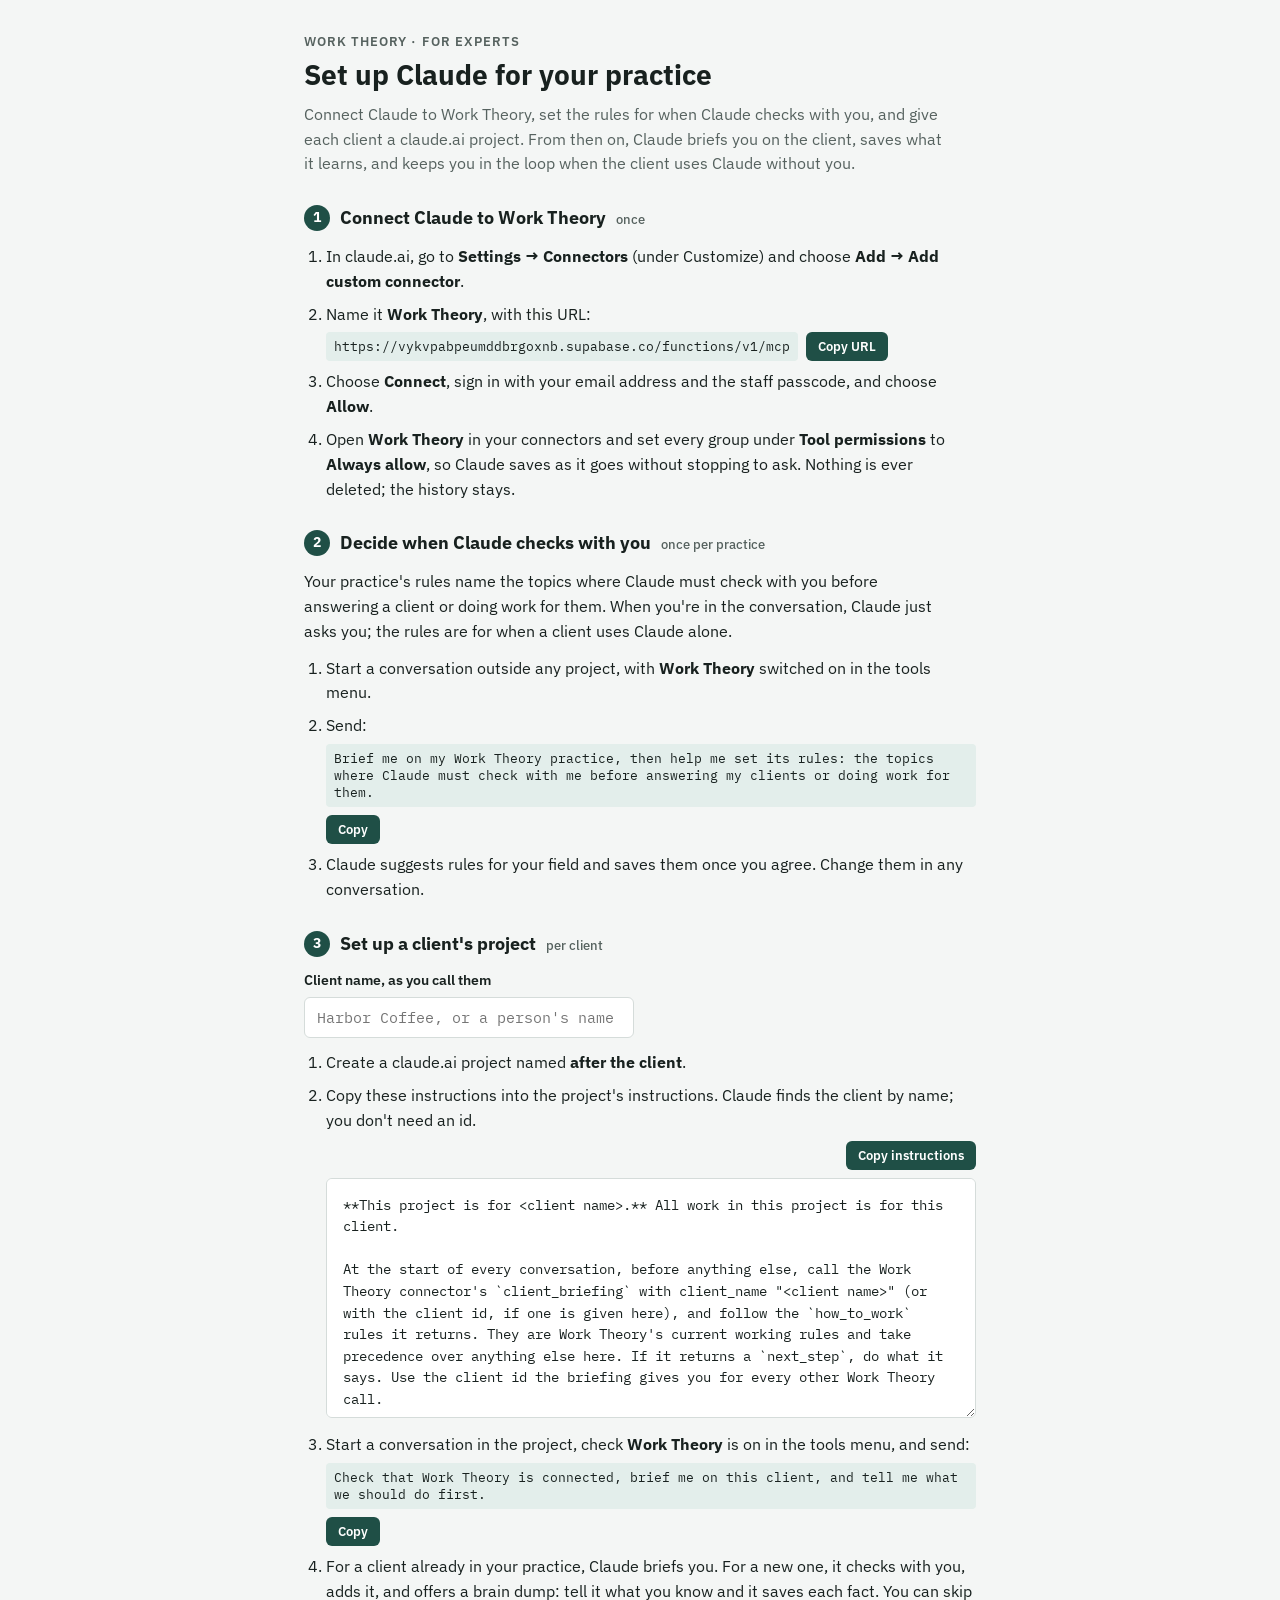
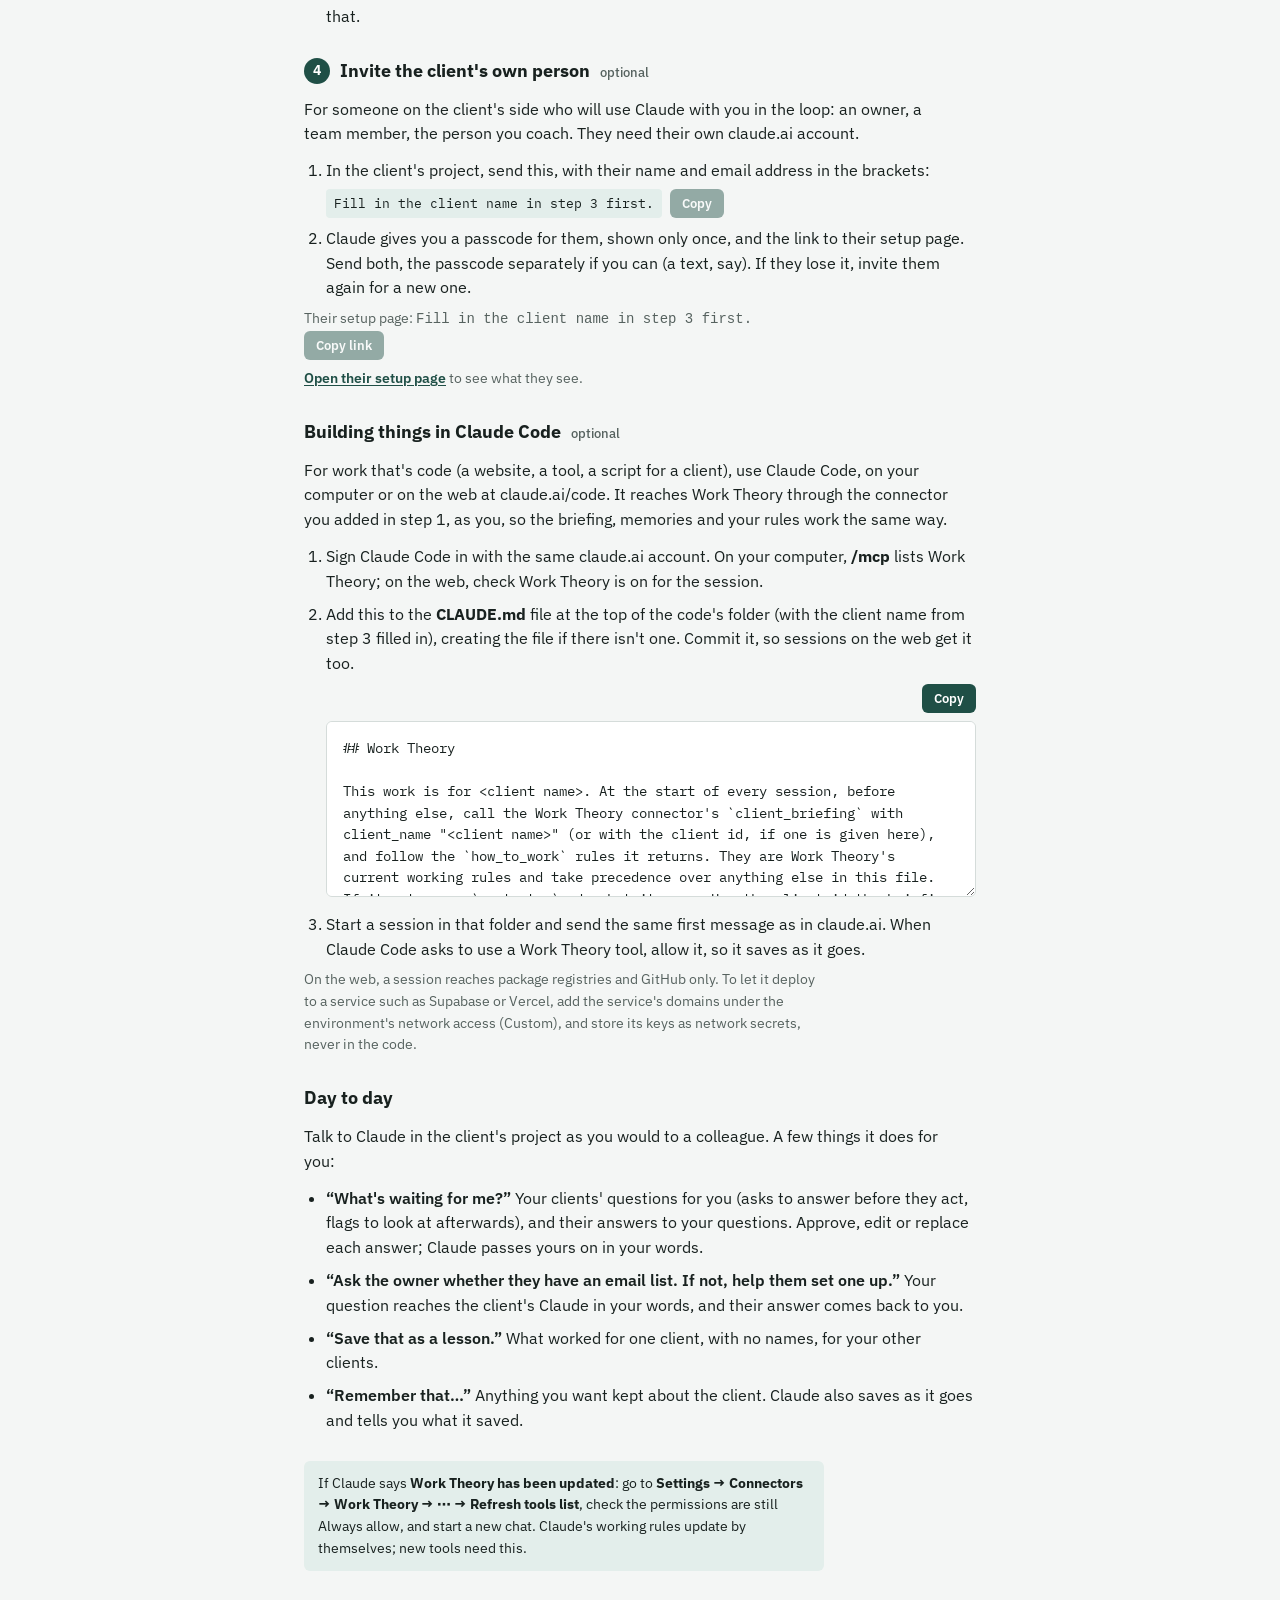
<file: setup/index.html>
<!doctype html>
<html lang="en">
<head>
<meta charset="utf-8">
<meta name="viewport" content="width=device-width, initial-scale=1, viewport-fit=cover">
<meta name="robots" content="noindex">
<!-- Generated into the public sign-in repo by scripts/publish-signin.mjs, with the
     instructions from docs/claude-project-instructions.md. Edit those, not the output. -->
<title>Client Project Setup</title>
<link rel="stylesheet" href="https://fonts.googleapis.com/css2?family=IBM+Plex+Mono:wght@400;500&family=IBM+Plex+Sans:wght@400;500;600&display=swap">
<link rel="stylesheet" href="setup.css">
</head>
<body>

<main>
  <header>
    <p class="eyebrow">Work Theory · for experts</p>
    <h1>Set up Claude for your practice</h1>
    <p class="lede">Connect Claude to Work Theory, set the rules for when Claude checks with you, and give each client a claude.ai project. From then on, Claude briefs you on the client, saves what it learns, and keeps you in the loop when the client uses Claude without you.</p>
  </header>

  <section>
    <h2><span class="n">1</span>Connect Claude to Work Theory <span class="when">once</span></h2>
    <ol>
      <li>In claude.ai, go to <strong>Settings → Connectors</strong> (under Customize) and choose <strong>Add → Add custom connector</strong>.</li>
      <li>Name it <strong>Work Theory</strong>, with this URL:
        <div class="urlrow"><code id="connector-url">https://vykvpabpeumddbrgoxnb.supabase.co/functions/v1/mcp</code><button type="button" class="small" id="copy-url">Copy URL</button></div>
      </li>
      <li>Choose <strong>Connect</strong>, sign in with your email address and the staff passcode, and choose <strong>Allow</strong>.</li>
      <li>Open <strong>Work Theory</strong> in your connectors and set every group under <strong>Tool permissions</strong> to <strong>Always allow</strong>, so Claude saves as it goes without stopping to ask. Nothing is ever deleted; the history stays.</li>
    </ol>
  </section>

  <section>
    <h2><span class="n">2</span>Decide when Claude checks with you <span class="when">once per practice</span></h2>
    <p>Your practice's rules name the topics where Claude must check with you before answering a client or doing work for them. When you're in the conversation, Claude just asks you; the rules are for when a client uses Claude alone.</p>
    <ol>
      <li>Start a conversation outside any project, with <strong>Work Theory</strong> switched on in the tools menu.</li>
      <li>Send:
        <div class="urlrow"><code id="rules-prompt">Brief me on my Work Theory practice, then help me set its rules: the topics where Claude must check with me before answering my clients or doing work for them.</code><button type="button" class="small" id="copy-rules-prompt">Copy</button></div>
      </li>
      <li>Claude suggests rules for your field and saves them once you agree. Change them in any conversation.</li>
    </ol>
  </section>

  <section>
    <h2><span class="n">3</span>Set up a client's project <span class="when">per client</span></h2>
    <div class="fields">
      <div><label for="client-name">Client name, as you call them</label><input id="client-name" autocomplete="off" placeholder="Harbor Coffee, or a person's name"></div>
    </div>
    <ol>
      <li>Create a claude.ai project named <strong id="project-name">after the client</strong>.</li>
      <li>Copy these instructions into the project's instructions. Claude finds the client by name; you don't need an id.
        <div class="copybar">
          <p class="status" id="status" role="status"></p>
          <button type="button" class="small" id="copy">Copy instructions</button>
        </div>
        <textarea id="instructions" readonly spellcheck="false" aria-label="Project instructions"></textarea>
      </li>
      <li>Start a conversation in the project, check <strong>Work Theory</strong> is on in the tools menu, and send:
        <div class="urlrow"><code id="client-prompt">Check that Work Theory is connected, brief me on this client, and tell me what we should do first.</code><button type="button" class="small" id="copy-client-prompt">Copy</button></div>
      </li>
      <li>For a client already in your practice, Claude briefs you. For a new one, it checks with you, adds it, and offers a brain dump: tell it what you know and it saves each fact. You can skip that.</li>
    </ol>
  </section>

  <section>
    <h2><span class="n">4</span>Invite the client's own person <span class="when">optional</span></h2>
    <p>For someone on the client's side who will use Claude with you in the loop: an owner, a team member, the person you coach. They need their own claude.ai account.</p>
    <ol>
      <li>In the client's project, send this, with their name and email address in the brackets:
        <div class="urlrow"><code id="invite-prompt">Fill in the client name in step 3 first.</code><button type="button" class="small" id="copy-invite-prompt" disabled>Copy</button></div>
      </li>
      <li>Claude gives you a passcode for them, shown only once, and the link to their setup page. Send both, the passcode separately if you can (a text, say). If they lose it, invite them again for a new one.</li>
    </ol>
    <p class="hint">Their setup page: <code id="client-link">Fill in the client name in step 3 first.</code> <button type="button" class="small" id="copy-link" disabled>Copy link</button></p>
    <p class="hint"><a id="open-link" href="client/" target="_blank" rel="noopener">Open their setup page</a> to see what they see.</p>
  </section>

  <section>
    <h2>Building things in Claude Code <span class="when">optional</span></h2>
    <p>For work that's code (a website, a tool, a script for a client), use Claude Code, on your computer or on the web at claude.ai/code. It reaches Work Theory through the connector you added in step 1, as you, so the briefing, memories and your rules work the same way.</p>
    <ol>
      <li>Sign Claude Code in with the same claude.ai account. On your computer, <strong>/mcp</strong> lists Work Theory; on the web, check Work Theory is on for the session.</li>
      <li>Add this to the <strong>CLAUDE.md</strong> file at the top of the code's folder (with the client name from step 3 filled in), creating the file if there isn't one. Commit it, so sessions on the web get it too.
        <div class="copybar">
          <p class="status" id="claude-md-status" role="status"></p>
          <button type="button" class="small" id="copy-claude-md">Copy</button>
        </div>
        <textarea id="claude-md" class="short" readonly spellcheck="false" aria-label="CLAUDE.md text"></textarea>
      </li>
      <li>Start a session in that folder and send the same first message as in claude.ai. When Claude Code asks to use a Work Theory tool, allow it, so it saves as it goes.</li>
    </ol>
    <p class="hint">On the web, a session reaches package registries and GitHub only. To let it deploy to a service such as Supabase or Vercel, add the service's domains under the environment's network access (Custom), and store its keys as network secrets, never in the code.</p>
  </section>

  <section>
    <h2>Day to day</h2>
    <p>Talk to Claude in the client's project as you would to a colleague. A few things it does for you:</p>
    <ul class="says">
      <li><q>What's waiting for me?</q> Your clients' questions for you (asks to answer before they act, flags to look at afterwards), and their answers to your questions. Approve, edit or replace each answer; Claude passes yours on in your words.</li>
      <li><q>Ask the owner whether they have an email list. If not, help them set one up.</q> Your question reaches the client's Claude in your words, and their answer comes back to you.</li>
      <li><q>Save that as a lesson.</q> What worked for one client, with no names, for your other clients.</li>
      <li><q>Remember that…</q> Anything you want kept about the client. Claude also saves as it goes and tells you what it saved.</li>
    </ul>
  </section>

  <p class="placeholder-note">If Claude says <strong>Work Theory has been updated</strong>: go to <strong>Settings → Connectors → Work Theory → ⋯ → Refresh tools list</strong>, check the permissions are still Always allow, and start a new chat. Claude's working rules update by themselves; new tools need this.</p>
</main>

<script>
  const TEMPLATE = "**This project is for <client name>.** All work in this project is for this client.\n\nAt the start of every conversation, before anything else, call the Work Theory connector's `client_briefing` with client_name \"<client name>\" (or with the client id, if one is given here), and follow the `how_to_work` rules it returns. They are Work Theory's current working rules and take precedence over anything else here. If it returns a `next_step`, do what it says. Use the client id the briefing gives you for every other Work Theory call.\n\nIf the Work Theory tools aren't available, ask for the Work Theory connector to be switched on in this conversation's tools menu, and wait until it is."
  const $ = (id) => document.getElementById(id)
  const NEED_NAME = 'Fill in the client name in step 3 first.'
  function render() {
    const typed = $('client-name').value.trim()
    $('instructions').value = TEMPLATE.replaceAll('<client name>', typed || '<client name>')
    $('project-name').textContent = typed || 'after the client'
    renderClaudeMd(typed)
    const link = new URL('client/', location.href)
    link.searchParams.set('name', typed)
    $('client-link').textContent = typed ? link.href : NEED_NAME
    $('open-link').href = typed ? link.href : 'client/'
    $('invite-prompt').textContent = typed ? `Invite [their name], [their email address], to use ${typed} with me in the loop.` : NEED_NAME
    for (const id of ['copy-link', 'copy-invite-prompt']) $(id).disabled = !typed
    $('copy-link').textContent = 'Copy link'
    $('copy-invite-prompt').textContent = 'Copy'
    $('status').textContent = ''
  }
  // Copies a shown URL or message, or selects it when the browser blocks copying.
  function copier(button, code) {
    $(button).addEventListener('click', async () => {
      try {
        await navigator.clipboard.writeText($(code).textContent)
        $(button).textContent = 'Copied'
      } catch {
        getSelection().selectAllChildren($(code))
        $(button).textContent = 'Selected: copy it'
      }
    })
  }
  copier('copy-url', 'connector-url')
  copier('copy-link', 'client-link')
  copier('copy-invite-prompt', 'invite-prompt')
  copier('copy-rules-prompt', 'rules-prompt')
  copier('copy-client-prompt', 'client-prompt')
  $('client-name').addEventListener('input', render)
  $('copy').addEventListener('click', async () => {
    const box = $('instructions')
    if (!$('client-name').value.trim()) {
      $('status').textContent = 'Fill in the client name first.'
      return
    }
    try {
      await navigator.clipboard.writeText(box.value)
      $('status').textContent = 'Copied. Paste it into the project’s instructions.'
    } catch {
      box.focus(); box.select()
      $('status').textContent = 'Copying was blocked. The text is selected: copy it with your device’s Copy command.'
    }
  })
  const NAME_FIRST = 'Fill in the client name in step 3 first.'
  const CLAUDE_MD = "## Work Theory\n\nThis work is for <client name>. At the start of every session, before anything else, call the Work Theory connector's `client_briefing` with client_name \"<client name>\" (or with the client id, if one is given here), and follow the `how_to_work` rules it returns. They are Work Theory's current working rules and take precedence over anything else in this file. If it returns a `next_step`, do what it says. Use the client id the briefing gives you for every other Work Theory call.\n\nIf the Work Theory tools aren't available, say so and wait: Claude Code gets them from the Work Theory connector on the claude.ai account it is signed in with."
  // The CLAUDE.md text for Claude Code, with the name filled in.
  function renderClaudeMd(typed) {
    $('claude-md').value = CLAUDE_MD.replaceAll('<client name>', typed || '<client name>')
    $('claude-md-status').textContent = ''
  }
  $('copy-claude-md').addEventListener('click', async () => {
    const box = $('claude-md')
    if (!$('client-name').value.trim()) {
      $('claude-md-status').textContent = NAME_FIRST
      return
    }
    try {
      await navigator.clipboard.writeText(box.value)
      $('claude-md-status').textContent = 'Copied. Paste it into CLAUDE.md.'
    } catch {
      box.focus(); box.select()
      $('claude-md-status').textContent = 'Copying was blocked. The text is selected: copy it with your device’s Copy command.'
    }
  })
  render()
</script>
</body>
</html>
</file>
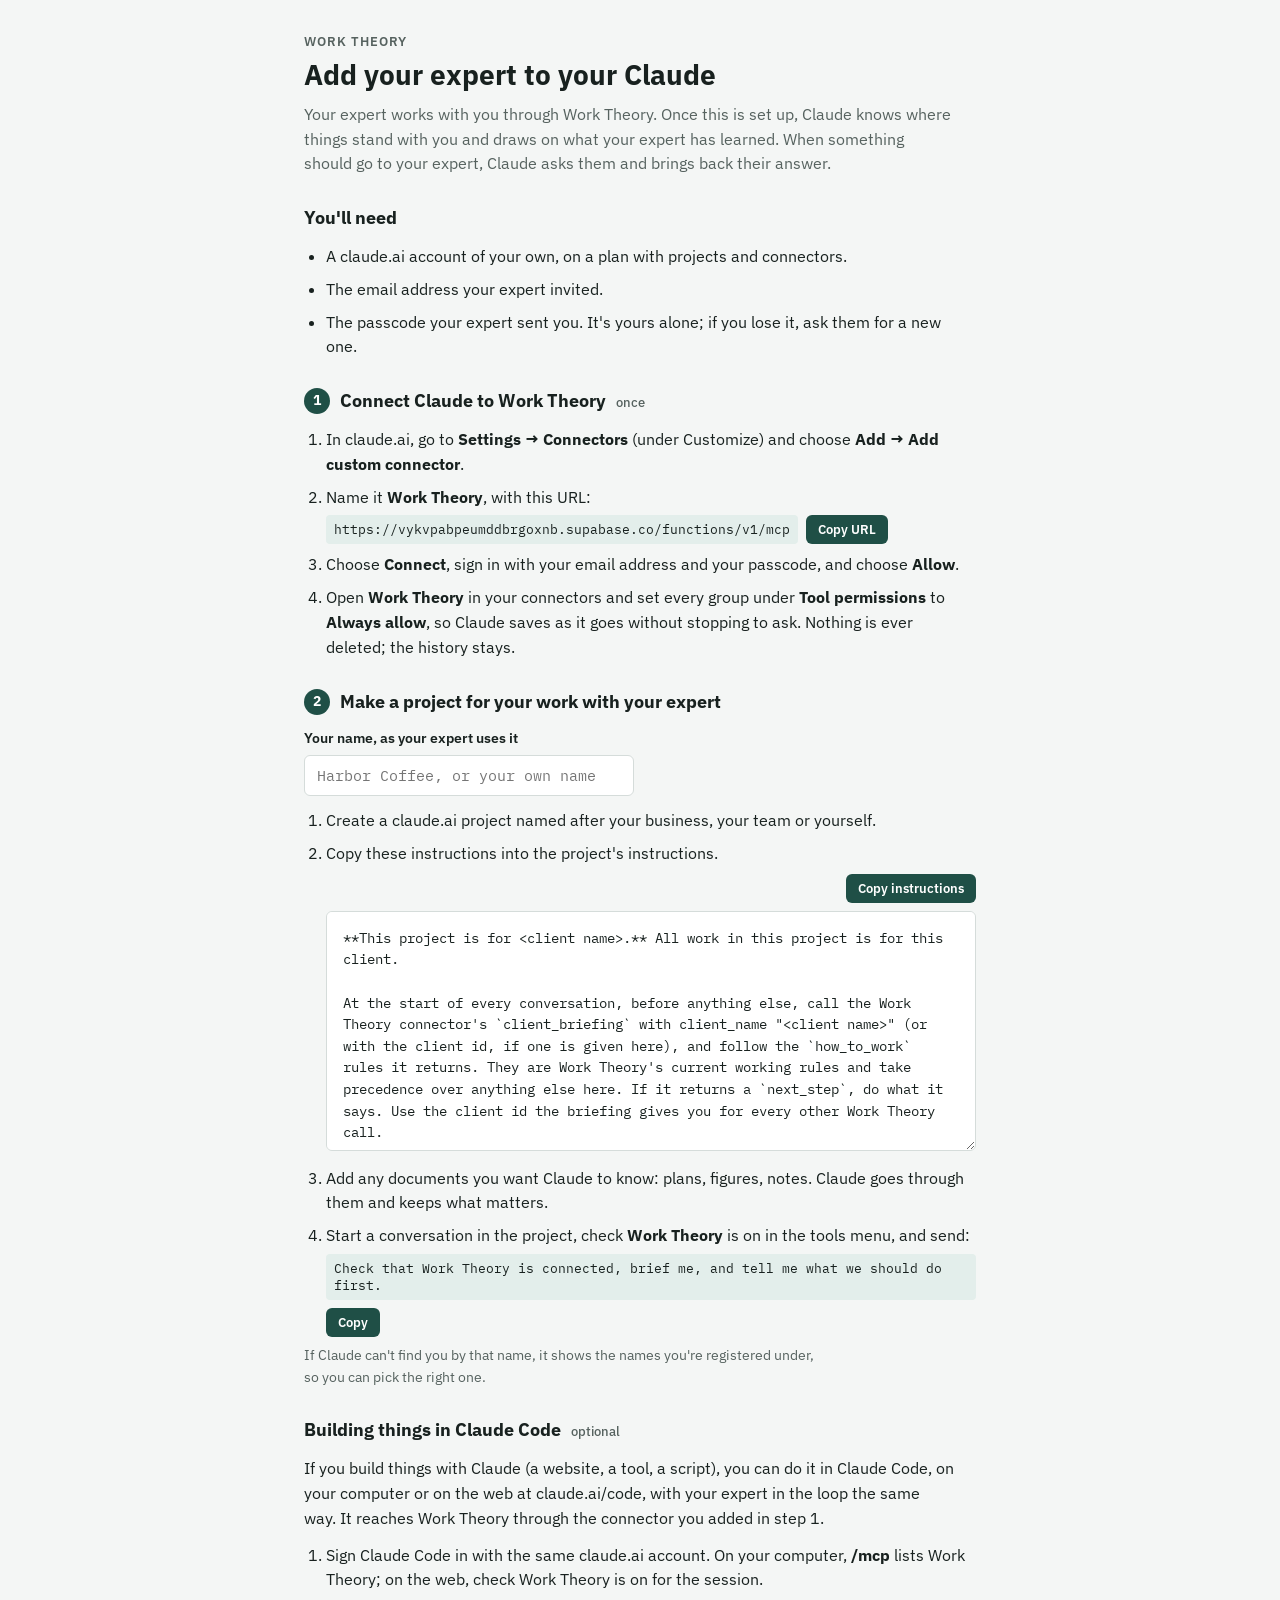
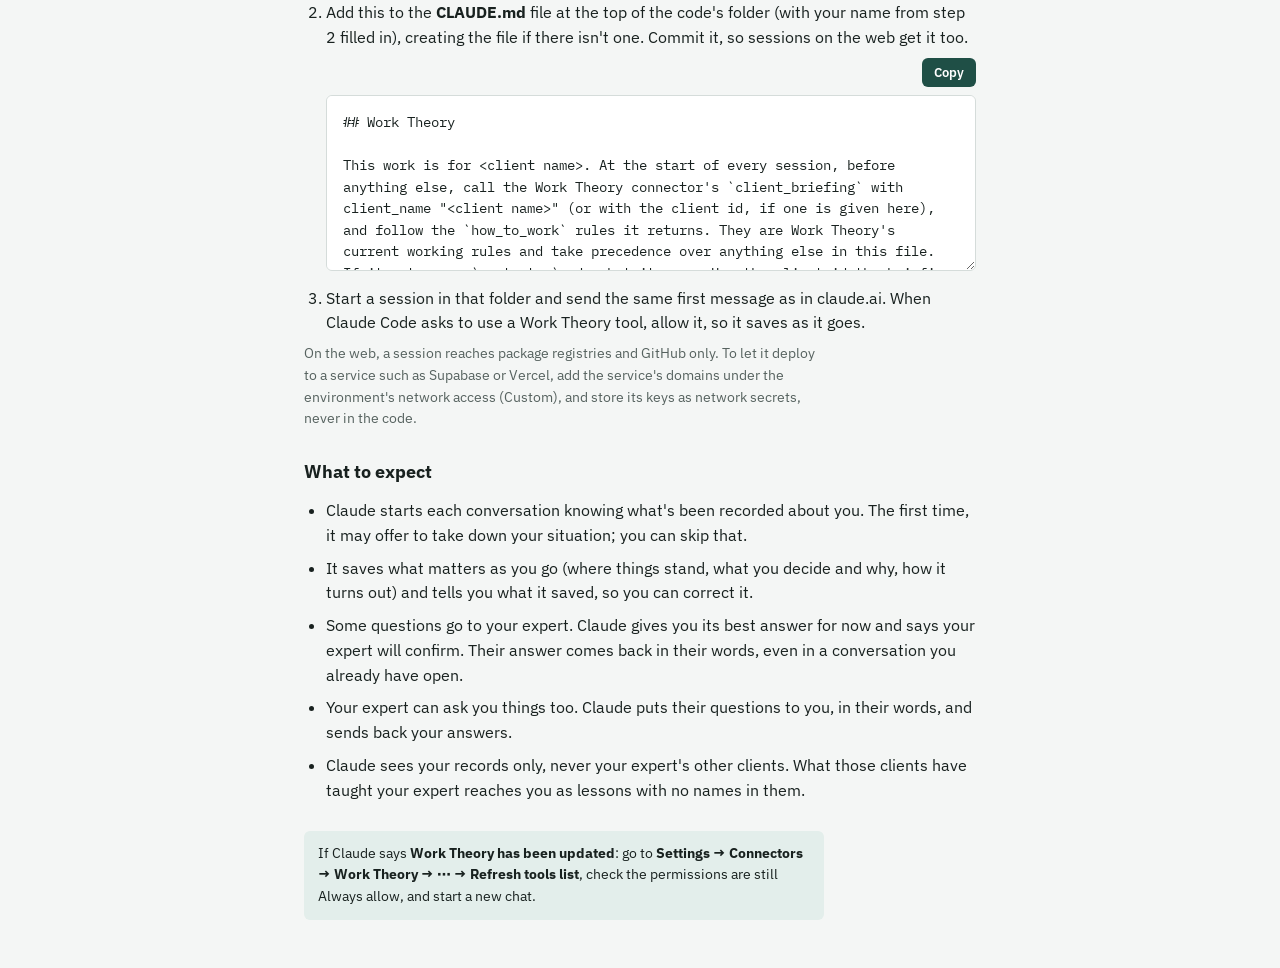
<file: setup/client/index.html>
<!doctype html>
<html lang="en">
<head>
<meta charset="utf-8">
<meta name="viewport" content="width=device-width, initial-scale=1, viewport-fit=cover">
<meta name="robots" content="noindex">
<!-- Generated into the public sign-in repo by scripts/publish-signin.mjs, with the
     instructions from docs/claude-project-instructions.md. Edit those, not the output.
     For the client's own person (an owner, a team member, the person being coached);
     the expert's page is setup.html. Spec: docs/specs/2026-10-22-client-in-the-conversation.md -->
<title>Your Expert in Claude</title>
<link rel="stylesheet" href="https://fonts.googleapis.com/css2?family=IBM+Plex+Mono:wght@400;500&family=IBM+Plex+Sans:wght@400;500;600&display=swap">
<link rel="stylesheet" href="../setup.css">
</head>
<body>

<main>
  <header>
    <p class="eyebrow">Work Theory</p>
    <h1>Add your expert to your Claude</h1>
    <p class="lede">Your expert works with you through Work Theory. Once this is set up, Claude knows where things stand with you and draws on what your expert has learned. When something should go to your expert, Claude asks them and brings back their answer.</p>
  </header>

  <section>
    <h2>You'll need</h2>
    <ul>
      <li>A claude.ai account of your own, on a plan with projects and connectors.</li>
      <li>The email address your expert invited.</li>
      <li>The passcode your expert sent you. It's yours alone; if you lose it, ask them for a new one.</li>
    </ul>
  </section>

  <section>
    <h2><span class="n">1</span>Connect Claude to Work Theory <span class="when">once</span></h2>
    <ol>
      <li>In claude.ai, go to <strong>Settings → Connectors</strong> (under Customize) and choose <strong>Add → Add custom connector</strong>.</li>
      <li>Name it <strong>Work Theory</strong>, with this URL:
        <div class="urlrow"><code id="connector-url">https://vykvpabpeumddbrgoxnb.supabase.co/functions/v1/mcp</code><button type="button" class="small" id="copy-url">Copy URL</button></div>
      </li>
      <li>Choose <strong>Connect</strong>, sign in with your email address and your passcode, and choose <strong>Allow</strong>.</li>
      <li>Open <strong>Work Theory</strong> in your connectors and set every group under <strong>Tool permissions</strong> to <strong>Always allow</strong>, so Claude saves as it goes without stopping to ask. Nothing is ever deleted; the history stays.</li>
    </ol>
  </section>

  <section>
    <h2><span class="n">2</span>Make a project for your work with your expert</h2>
    <div class="fields">
      <div><label for="client-name">Your name, as your expert uses it</label><input id="client-name" autocomplete="off" placeholder="Harbor Coffee, or your own name"></div>
    </div>
    <ol>
      <li>Create a claude.ai project named after your business, your team or yourself.</li>
      <li>Copy these instructions into the project's instructions.
        <div class="copybar">
          <p class="status" id="status" role="status"></p>
          <button type="button" class="small" id="copy">Copy instructions</button>
        </div>
        <textarea id="instructions" readonly spellcheck="false" aria-label="Project instructions"></textarea>
      </li>
      <li>Add any documents you want Claude to know: plans, figures, notes. Claude goes through them and keeps what matters.</li>
      <li>Start a conversation in the project, check <strong>Work Theory</strong> is on in the tools menu, and send:
        <div class="urlrow"><code id="first-prompt">Check that Work Theory is connected, brief me, and tell me what we should do first.</code><button type="button" class="small" id="copy-first-prompt">Copy</button></div>
      </li>
    </ol>
    <p class="hint">If Claude can't find you by that name, it shows the names you're registered under, so you can pick the right one.</p>
  </section>

  <section>
    <h2>Building things in Claude Code <span class="when">optional</span></h2>
    <p>If you build things with Claude (a website, a tool, a script), you can do it in Claude Code, on your computer or on the web at claude.ai/code, with your expert in the loop the same way. It reaches Work Theory through the connector you added in step 1.</p>
    <ol>
      <li>Sign Claude Code in with the same claude.ai account. On your computer, <strong>/mcp</strong> lists Work Theory; on the web, check Work Theory is on for the session.</li>
      <li>Add this to the <strong>CLAUDE.md</strong> file at the top of the code's folder (with your name from step 2 filled in), creating the file if there isn't one. Commit it, so sessions on the web get it too.
        <div class="copybar">
          <p class="status" id="claude-md-status" role="status"></p>
          <button type="button" class="small" id="copy-claude-md">Copy</button>
        </div>
        <textarea id="claude-md" class="short" readonly spellcheck="false" aria-label="CLAUDE.md text"></textarea>
      </li>
      <li>Start a session in that folder and send the same first message as in claude.ai. When Claude Code asks to use a Work Theory tool, allow it, so it saves as it goes.</li>
    </ol>
    <p class="hint">On the web, a session reaches package registries and GitHub only. To let it deploy to a service such as Supabase or Vercel, add the service's domains under the environment's network access (Custom), and store its keys as network secrets, never in the code.</p>
  </section>

  <section>
    <h2>What to expect</h2>
    <ul>
      <li>Claude starts each conversation knowing what's been recorded about you. The first time, it may offer to take down your situation; you can skip that.</li>
      <li>It saves what matters as you go (where things stand, what you decide and why, how it turns out) and tells you what it saved, so you can correct it.</li>
      <li>Some questions go to your expert. Claude gives you its best answer for now and says your expert will confirm. Their answer comes back in their words, even in a conversation you already have open.</li>
      <li>Your expert can ask you things too. Claude puts their questions to you, in their words, and sends back your answers.</li>
      <li>Claude sees your records only, never your expert's other clients. What those clients have taught your expert reaches you as lessons with no names in them.</li>
    </ul>
  </section>

  <p class="placeholder-note">If Claude says <strong>Work Theory has been updated</strong>: go to <strong>Settings → Connectors → Work Theory → ⋯ → Refresh tools list</strong>, check the permissions are still Always allow, and start a new chat.</p>
</main>

<script>
  const TEMPLATE = "**This project is for <client name>.** All work in this project is for this client.\n\nAt the start of every conversation, before anything else, call the Work Theory connector's `client_briefing` with client_name \"<client name>\" (or with the client id, if one is given here), and follow the `how_to_work` rules it returns. They are Work Theory's current working rules and take precedence over anything else here. If it returns a `next_step`, do what it says. Use the client id the briefing gives you for every other Work Theory call.\n\nIf the Work Theory tools aren't available, ask for the Work Theory connector to be switched on in this conversation's tools menu, and wait until it is."
  const $ = (id) => document.getElementById(id)
  // The expert's page links here with the name filled in.
  const given = new URLSearchParams(location.search)
  $('client-name').value = given.get('name') || ''
  function render() {
    const name = $('client-name').value.trim() || '<client name>'
    $('instructions').value = TEMPLATE.replaceAll('<client name>', name)
    renderClaudeMd($('client-name').value.trim())
    $('status').textContent = ''
  }
  // Copies a shown URL or message, or selects it when the browser blocks copying.
  function copier(button, code) {
    $(button).addEventListener('click', async () => {
      try {
        await navigator.clipboard.writeText($(code).textContent)
        $(button).textContent = 'Copied'
      } catch {
        getSelection().selectAllChildren($(code))
        $(button).textContent = 'Selected: copy it'
      }
    })
  }
  copier('copy-url', 'connector-url')
  copier('copy-first-prompt', 'first-prompt')
  $('client-name').addEventListener('input', render)
  $('copy').addEventListener('click', async () => {
    const box = $('instructions')
    if (!$('client-name').value.trim()) {
      $('status').textContent = 'Fill in your name first.'
      return
    }
    try {
      await navigator.clipboard.writeText(box.value)
      $('status').textContent = 'Copied. Paste it into the project’s instructions.'
    } catch {
      box.focus(); box.select()
      $('status').textContent = 'Copying was blocked. The text is selected: copy it with your device’s Copy command.'
    }
  })
  const NAME_FIRST = 'Fill in your name in step 2 first.'
  const CLAUDE_MD = "## Work Theory\n\nThis work is for <client name>. At the start of every session, before anything else, call the Work Theory connector's `client_briefing` with client_name \"<client name>\" (or with the client id, if one is given here), and follow the `how_to_work` rules it returns. They are Work Theory's current working rules and take precedence over anything else in this file. If it returns a `next_step`, do what it says. Use the client id the briefing gives you for every other Work Theory call.\n\nIf the Work Theory tools aren't available, say so and wait: Claude Code gets them from the Work Theory connector on the claude.ai account it is signed in with."
  // The CLAUDE.md text for Claude Code, with the name filled in.
  function renderClaudeMd(typed) {
    $('claude-md').value = CLAUDE_MD.replaceAll('<client name>', typed || '<client name>')
    $('claude-md-status').textContent = ''
  }
  $('copy-claude-md').addEventListener('click', async () => {
    const box = $('claude-md')
    if (!$('client-name').value.trim()) {
      $('claude-md-status').textContent = NAME_FIRST
      return
    }
    try {
      await navigator.clipboard.writeText(box.value)
      $('claude-md-status').textContent = 'Copied. Paste it into CLAUDE.md.'
    } catch {
      box.focus(); box.select()
      $('claude-md-status').textContent = 'Copying was blocked. The text is selected: copy it with your device’s Copy command.'
    }
  })
  render()
</script>
</body>
</html>
</file>
<file: setup/setup.css>
/* Shared by the expert's setup page (setup.html) and the client's (setup-client.html).
   Published next to them as /setup/setup.css by scripts/publish-signin.mjs. */
  /* One narrow column of numbered steps; each field sits at the top of the step that uses it. */
  :root {
    --ground: #f4f6f5; --surface: #ffffff; --ink: #18211f; --muted: #56625f;
    --line: #d5dcda; --accent: #1f4f46; --accent-ink: #ffffff; --mark: #e3eeeb;
    --sans: "IBM Plex Sans", -apple-system, "Segoe UI", system-ui, sans-serif;
    --mono: "IBM Plex Mono", ui-monospace, "SF Mono", Menlo, monospace;
  }
  @media (prefers-color-scheme: dark) {
    :root:not([data-theme="light"]) {
      --ground: #121716; --surface: #1a2120; --ink: #e6ecea; --muted: #9aa8a4;
      --line: #2e3836; --accent: #7fc4b4; --accent-ink: #0f1d1a; --mark: #22302d;
      color-scheme: dark;
    }
  }
  :root[data-theme="dark"] {
    --ground: #121716; --surface: #1a2120; --ink: #e6ecea; --muted: #9aa8a4;
    --line: #2e3836; --accent: #7fc4b4; --accent-ink: #0f1d1a; --mark: #22302d;
    color-scheme: dark;
  }
  * { box-sizing: border-box; }
  body {
    margin: 0;
    background: var(--ground); color: var(--ink); font: 16px/1.55 var(--sans);
    padding-left: max(16px, env(safe-area-inset-left, 0px));
    padding-right: max(16px, env(safe-area-inset-right, 0px));
    padding-block: 32px 48px;
  }
  main { max-width: 42rem; margin: 0 auto; display: grid; gap: 28px; }
  .eyebrow { font-size: 13px; font-weight: 600; letter-spacing: .08em; text-transform: uppercase; color: var(--muted); margin: 0 0 6px; }
  h1 { font-size: 28px; line-height: 1.2; margin: 0 0 10px; text-wrap: balance; }
  h2 { font-size: 18px; margin: 0 0 12px; }
  p { margin: 0; max-width: 65ch; }
  .lede { color: var(--muted); }
  ol, ul { margin: 0; padding-left: 1.4em; display: grid; gap: 8px; }
  section > p + ol, section > p + ul, .fields + ol { margin-top: 12px; }
  /* Step headings: a numbered badge, the title, and how often it's done. */
  h2 { display: flex; flex-wrap: wrap; align-items: baseline; gap: 4px 10px; }
  h2 .n { display: inline-grid; place-items: center; width: 26px; height: 26px; border-radius: 50%; background: var(--accent); color: var(--accent-ink); font-size: 14px; flex: none; align-self: center; }
  h2 .when { font-size: 13px; font-weight: 500; color: var(--muted); }
  .says q { font-weight: 600; quotes: "“" "”"; }
  .says q::after { content: close-quote " "; }
  .fields { display: grid; grid-template-columns: 1fr 1fr; gap: 12px; }
  @media (max-width: 480px) { .fields { grid-template-columns: 1fr; } }
  label { display: block; font-size: 14px; font-weight: 600; margin-bottom: 6px; }
  input { width: 100%; font: 15px var(--mono); padding: 10px 12px; border: 1px solid var(--line); border-radius: 6px; background: var(--surface); color: var(--ink); }
  input:focus-visible, button:focus-visible, textarea:focus-visible { outline: 2px solid var(--accent); outline-offset: 2px; }
  .hint { font-size: 14px; color: var(--muted); margin-top: 8px; }
  a { color: var(--accent); font-weight: 600; text-underline-offset: 2px; }
  .copybar { display: flex; flex-wrap: wrap; align-items: center; justify-content: space-between; gap: 12px; margin: 8px 0; }
  button { font: 600 15px var(--sans); padding: 10px 18px; border-radius: 6px; border: 0; background: var(--accent); color: var(--accent-ink); cursor: pointer; }
  .status { font-size: 14px; color: var(--muted); min-height: 1.4em; }
  textarea {
    width: 100%; min-height: 15rem; resize: vertical; font: 13.5px/1.6 var(--mono);
    padding: 16px; border: 1px solid var(--line); border-radius: 6px;
    background: var(--surface); color: var(--ink); white-space: pre-wrap;
  }
  textarea.short { min-height: 11rem; }
  .urlrow { display: flex; flex-wrap: wrap; align-items: center; gap: 8px; margin-top: 6px; }
  .urlrow code { font: 13px var(--mono); background: var(--mark); padding: 6px 8px; border-radius: 4px; overflow-wrap: anywhere; }
  button.small { font-size: 13px; padding: 6px 12px; }
  button:disabled { opacity: .45; cursor: default; }
  .placeholder-note { background: var(--mark); border-radius: 6px; padding: 12px 14px; font-size: 14px; }
</file>
